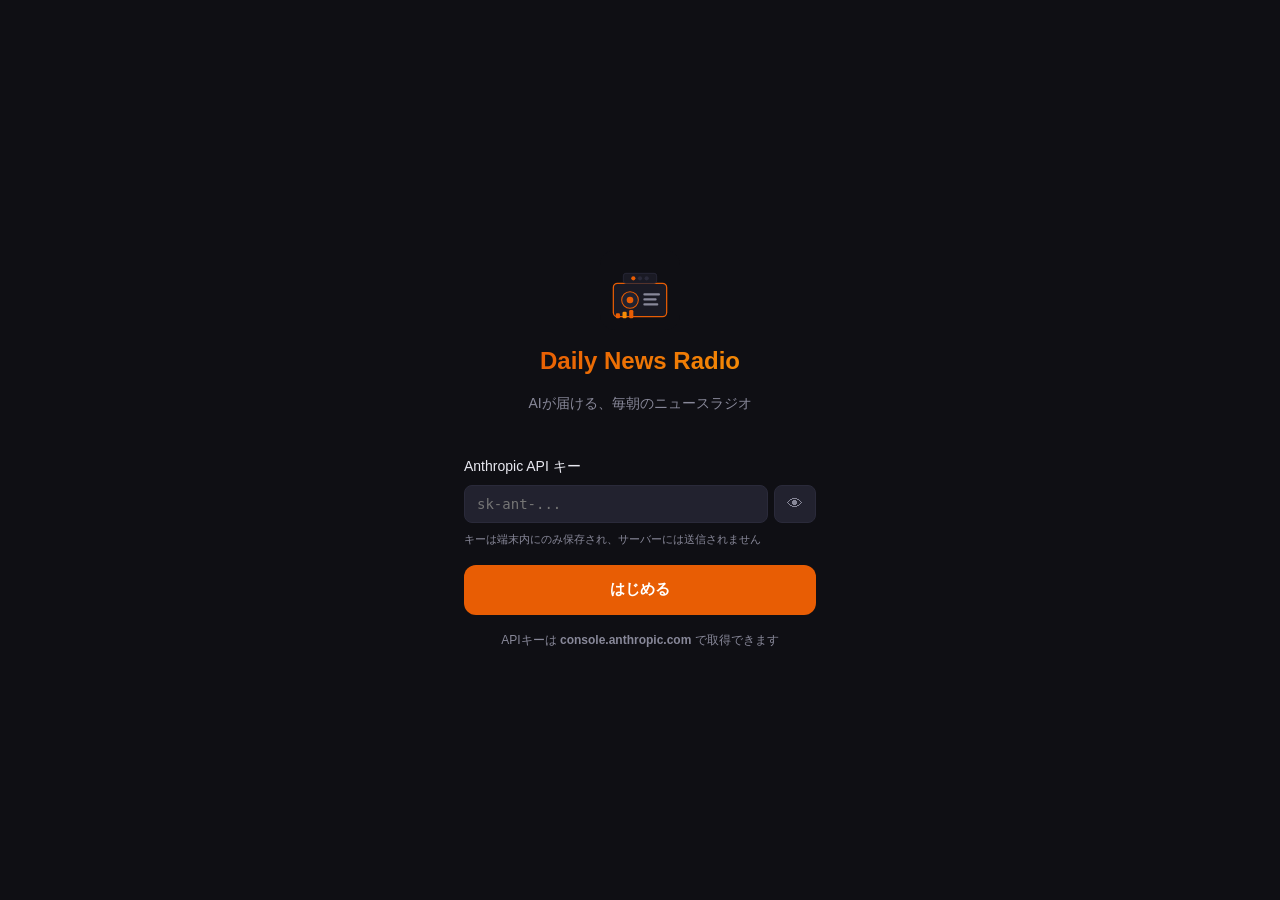
<file: static/index.html>
<!DOCTYPE html>
<html lang="ja">
<head>
  <meta charset="UTF-8">
  <meta name="viewport" content="width=device-width, initial-scale=1.0, viewport-fit=cover">
  <meta name="theme-color" content="#0f0f14">
  <meta name="apple-mobile-web-app-capable" content="yes">
  <meta name="apple-mobile-web-app-status-bar-style" content="black-translucent">
  <meta name="apple-mobile-web-app-title" content="ニュースラジオ">
  <link rel="manifest" href="/static/manifest.json">
  <link rel="apple-touch-icon" href="/static/icon.svg">
  <title>Daily News Radio</title>
  <link rel="stylesheet" href="/static/style.css">
</head>
<body>
<div id="app">

  <!-- ========== オンボーディング ========== -->
  <div id="screen-onboarding" class="screen" style="display:none">
    <div class="onboarding-inner">
      <div class="onboarding-logo">
        <img src="/static/icon.svg" width="80" height="80" alt="">
        <h1>Daily News Radio</h1>
        <p>AIが届ける、毎朝のニュースラジオ</p>
      </div>
      <div class="onboarding-form">
        <label>
          <span>Anthropic API キー</span>
          <div class="input-row">
            <input id="onboarding-key" type="password" placeholder="sk-ant-..." autocomplete="off" spellcheck="false">
            <button type="button" class="toggle-vis" onclick="toggleVis('onboarding-key')">👁</button>
          </div>
          <small>キーは端末内にのみ保存され、サーバーには送信されません</small>
        </label>
        <button class="btn-primary" onclick="onboardingSubmit()">はじめる</button>
        <p class="onboarding-hint">APIキーは <strong>console.anthropic.com</strong> で取得できます</p>
      </div>
    </div>
  </div>

  <!-- ========== メインアプリ ========== -->
  <div id="screen-main" class="screen" style="display:none">

    <!-- ホームタブ -->
    <div id="tab-home" class="tab-content">
      <div class="page-header">
        <span class="header-logo">📻</span>
        <h2>Daily News Radio</h2>
        <button class="icon-btn" id="refresh-btn" onclick="startDailyGeneration()" title="今日の放送を更新">↺</button>
      </div>

      <!-- 生成中 -->
      <div id="home-generating" style="display:none">
        <div class="status-card">
          <div class="spinner"></div>
          <p>ニュースを収集中...</p>
          <p class="sub">Claude が原稿を書いています。2〜3分かかります</p>
        </div>
      </div>

      <!-- エラー -->
      <div id="home-error" style="display:none">
        <div class="status-card error">
          <div class="error-icon">⚠️</div>
          <p id="home-error-msg">エラーが発生しました</p>
          <button class="btn-secondary" onclick="startDailyGeneration()">再試行</button>
        </div>
      </div>

      <!-- プレイヤー -->
      <div id="home-player" style="display:none">
        <div class="player-card">
          <div class="player-date" id="player-date"></div>
          <div class="player-count" id="player-count"></div>
          <div class="player-controls">
            <audio id="main-audio" preload="none"></audio>
            <button class="play-btn" id="play-btn" onclick="togglePlay('main-audio','play-btn')">▶</button>
            <div class="progress-wrap">
              <input type="range" id="main-seek" class="seek-bar" value="0" min="0" step="0.1" oninput="seekAudio('main-audio','main-seek')">
              <div class="time-row">
                <span id="main-current">0:00</span>
                <span id="main-duration">–:––</span>
              </div>
            </div>
          </div>
          <div class="speed-row">
            <span class="speed-label">速度</span>
            <button class="speed-btn" onclick="setSpeed('main-audio',0.8,this)">0.8x</button>
            <button class="speed-btn active" onclick="setSpeed('main-audio',1.0,this)">1.0x</button>
            <button class="speed-btn" onclick="setSpeed('main-audio',1.2,this)">1.2x</button>
            <button class="speed-btn" onclick="setSpeed('main-audio',1.5,this)">1.5x</button>
          </div>
        </div>

        <details class="news-detail">
          <summary>今日のニュース一覧</summary>
          <ul class="news-list" id="home-news-list"></ul>
        </details>

        <details class="news-detail">
          <summary>放送原稿を読む</summary>
          <div class="script-text" id="home-script"></div>
        </details>
      </div>

      <!-- 空状態 -->
      <div id="home-empty" style="display:none">
        <div class="status-card">
          <div class="empty-icon">📡</div>
          <p>今日の放送はまだありません</p>
          <button class="btn-primary" onclick="startDailyGeneration()">今日のニュースを生成</button>
        </div>
      </div>
    </div>

    <!-- チャットタブ -->
    <div id="tab-chat" class="tab-content chat-tab" style="display:none">
      <div class="page-header">
        <h2>カスタムニュース</h2>
      </div>
      <div class="chat-messages" id="chat-messages">
        <div class="chat-hint">
          <p>聴きたいニュースを<br>自由に話しかけてください</p>
          <div class="chat-examples">
            <button class="example-btn" onclick="fillExample(this)">IT・テクノロジーのニュースを教えて</button>
            <button class="example-btn" onclick="fillExample(this)">今日の経済ニュースを3分で</button>
            <button class="example-btn" onclick="fillExample(this)">海外のニュースだけまとめて</button>
          </div>
        </div>
      </div>
      <div class="chat-input-bar">
        <textarea id="chat-input" placeholder="ニュースのリクエストを入力..." rows="1" oninput="autoResize(this)" onkeydown="chatKeydown(event)"></textarea>
        <button class="send-btn" onclick="sendChat()">送信</button>
      </div>
    </div>

    <!-- 履歴タブ -->
    <div id="tab-archive" class="tab-content" style="display:none">
      <div class="page-header">
        <h2>過去の放送</h2>
      </div>
      <ul class="archive-list" id="archive-list">
        <li class="list-loading">読み込み中...</li>
      </ul>
    </div>

    <!-- 設定タブ -->
    <div id="tab-settings" class="tab-content" style="display:none">
      <div class="page-header">
        <h2>設定</h2>
      </div>
      <div class="settings-body">

        <section class="settings-section">
          <h3>APIキー</h3>
          <label>
            <span>Anthropic API キー <span class="required">必須</span></span>
            <div class="input-row">
              <input id="setting-anthropic-key" type="password" placeholder="sk-ant-..." autocomplete="off" spellcheck="false">
              <button type="button" class="toggle-vis" onclick="toggleVis('setting-anthropic-key')">👁</button>
            </div>
          </label>
          <label>
            <span>OpenAI API キー <span class="optional">任意・高品質な声</span></span>
            <div class="input-row">
              <input id="setting-openai-key" type="password" placeholder="sk-..." autocomplete="off" spellcheck="false">
              <button type="button" class="toggle-vis" onclick="toggleVis('setting-openai-key')">👁</button>
            </div>
          </label>
        </section>

        <section class="settings-section">
          <h3>音声</h3>
          <label class="radio-label">
            <input type="radio" name="tts" value="gtts" id="tts-gtts">
            <span>
              <strong>標準音声</strong>（無料）<br>
              <small>Google テキスト読み上げ</small>
            </span>
          </label>
          <label class="radio-label">
            <input type="radio" name="tts" value="openai" id="tts-openai">
            <span>
              <strong>プレミアム音声</strong>（OpenAI キー必要）<br>
              <small>より自然な声でナレーション</small>
            </span>
          </label>
        </section>

        <section class="settings-section">
          <h3>自動更新</h3>
          <label>
            <span>毎日の更新時刻</span>
            <select id="setting-hour">
              <option value="5">05:00</option>
              <option value="6" selected>06:00</option>
              <option value="7">07:00</option>
              <option value="8">08:00</option>
            </select>
            <small>アプリを開いたとき、設定時刻を過ぎていれば自動で生成します</small>
          </label>
        </section>

        <button class="btn-primary settings-save" onclick="saveSettings()">保存する</button>
        <p class="settings-note">設定はすべてこの端末にのみ保存されます</p>
      </div>
    </div>

    <!-- ボトムナビ -->
    <nav class="tab-bar">
      <button class="tab-btn active" data-tab="home" onclick="switchTab('home')">
        <span class="tab-icon">🏠</span>
        <span>ホーム</span>
      </button>
      <button class="tab-btn" data-tab="chat" onclick="switchTab('chat')">
        <span class="tab-icon">💬</span>
        <span>チャット</span>
      </button>
      <button class="tab-btn" data-tab="archive" onclick="switchTab('archive')">
        <span class="tab-icon">📋</span>
        <span>履歴</span>
      </button>
      <button class="tab-btn" data-tab="settings" onclick="switchTab('settings')">
        <span class="tab-icon">⚙️</span>
        <span>設定</span>
      </button>
    </nav>
  </div>

</div>
<script src="/static/app.js"></script>
</body>
</html>
</file>
<file: static/style.css>
:root {
  --bg: #0f0f14;
  --surface: #1a1a24;
  --surface2: #22222f;
  --accent: #e85d04;
  --accent2: #f48c06;
  --text: #e8e8f0;
  --text-muted: #888899;
  --border: #2a2a3a;
  --red: #e03e3e;
  --tab-h: 60px;
  --safe-top: env(safe-area-inset-top, 0px);
  --safe-bottom: env(safe-area-inset-bottom, 0px);
  --radius: 14px;
}

* { box-sizing: border-box; margin: 0; padding: 0; -webkit-tap-highlight-color: transparent; }

html, body {
  height: 100%;
  background: var(--bg);
  color: var(--text);
  font-family: "Hiragino Sans", "Hiragino Kaku Gothic ProN", "Noto Sans JP", "Yu Gothic", sans-serif;
  font-size: 15px;
  line-height: 1.6;
  overflow: hidden;
}

#app {
  height: 100dvh;
  display: flex;
  flex-direction: column;
}

/* ── Screens ── */
.screen {
  flex: 1;
  display: flex;
  flex-direction: column;
  overflow: hidden;
  padding-top: var(--safe-top);
}

/* ── Tab content ── */
.tab-content {
  flex: 1;
  overflow-y: auto;
  -webkit-overflow-scrolling: touch;
  padding-bottom: calc(var(--tab-h) + var(--safe-bottom) + 16px);
}

/* ── Page header ── */
.page-header {
  display: flex;
  align-items: center;
  gap: 10px;
  padding: 16px 16px 8px;
  position: sticky;
  top: 0;
  background: var(--bg);
  z-index: 10;
  border-bottom: 1px solid var(--border);
}

.page-header h2 {
  font-size: 18px;
  font-weight: 700;
  flex: 1;
}

.header-logo { font-size: 22px; }

.icon-btn {
  background: none;
  border: none;
  color: var(--text-muted);
  font-size: 20px;
  cursor: pointer;
  padding: 6px;
  min-width: 36px;
  min-height: 36px;
  border-radius: 8px;
  display: flex;
  align-items: center;
  justify-content: center;
}
.icon-btn:active { background: var(--surface2); }

/* ── Tab bar ── */
.tab-bar {
  position: fixed;
  bottom: 0;
  left: 0;
  right: 0;
  height: calc(var(--tab-h) + var(--safe-bottom));
  padding-bottom: var(--safe-bottom);
  background: var(--surface);
  border-top: 1px solid var(--border);
  display: flex;
  z-index: 100;
}

.tab-btn {
  flex: 1;
  display: flex;
  flex-direction: column;
  align-items: center;
  justify-content: center;
  gap: 2px;
  background: none;
  border: none;
  color: var(--text-muted);
  font-size: 10px;
  cursor: pointer;
  padding: 6px 4px 4px;
  transition: color 0.15s;
}

.tab-icon { font-size: 22px; line-height: 1; }

.tab-btn.active { color: var(--accent); }

/* ── Status cards ── */
.status-card {
  margin: 32px 16px;
  background: var(--surface);
  border: 1px solid var(--border);
  border-radius: var(--radius);
  padding: 40px 24px;
  text-align: center;
  display: flex;
  flex-direction: column;
  align-items: center;
  gap: 14px;
}

.status-card.error { border-color: var(--red); }
.status-card .sub { color: var(--text-muted); font-size: 13px; }
.empty-icon, .error-icon { font-size: 48px; }

/* ── Spinner ── */
.spinner {
  width: 40px;
  height: 40px;
  border: 3px solid var(--border);
  border-top-color: var(--accent);
  border-radius: 50%;
  animation: spin 0.9s linear infinite;
}
@keyframes spin { to { transform: rotate(360deg); } }

/* ── Player card ── */
.player-card {
  margin: 12px 16px 0;
  background: var(--surface);
  border: 1px solid var(--border);
  border-radius: var(--radius);
  padding: 20px;
}

.player-date {
  font-size: 17px;
  font-weight: 700;
  margin-bottom: 2px;
}

.player-count {
  font-size: 12px;
  color: var(--text-muted);
  margin-bottom: 18px;
}

.player-controls {
  display: flex;
  align-items: center;
  gap: 14px;
}

.play-btn {
  width: 52px;
  height: 52px;
  border-radius: 50%;
  background: var(--accent);
  color: white;
  border: none;
  font-size: 18px;
  cursor: pointer;
  flex-shrink: 0;
  display: flex;
  align-items: center;
  justify-content: center;
  transition: transform 0.1s, opacity 0.1s;
}
.play-btn:active { transform: scale(0.93); opacity: 0.85; }

.progress-wrap { flex: 1; }

.seek-bar {
  width: 100%;
  height: 4px;
  -webkit-appearance: none;
  appearance: none;
  background: var(--border);
  border-radius: 2px;
  outline: none;
  cursor: pointer;
}
.seek-bar::-webkit-slider-thumb {
  -webkit-appearance: none;
  width: 14px;
  height: 14px;
  background: var(--accent);
  border-radius: 50%;
}

.time-row {
  display: flex;
  justify-content: space-between;
  font-size: 11px;
  color: var(--text-muted);
  margin-top: 4px;
}

.speed-row {
  display: flex;
  align-items: center;
  gap: 6px;
  margin-top: 16px;
}

.speed-label { font-size: 12px; color: var(--text-muted); margin-right: 2px; }

.speed-btn {
  background: var(--surface2);
  color: var(--text-muted);
  border: 1px solid var(--border);
  padding: 4px 10px;
  border-radius: 20px;
  cursor: pointer;
  font-size: 12px;
  transition: all 0.15s;
}
.speed-btn.active { background: var(--accent); color: white; border-color: var(--accent); }

/* ── News detail ── */
.news-detail {
  margin: 10px 16px 0;
  background: var(--surface);
  border: 1px solid var(--border);
  border-radius: var(--radius);
  overflow: hidden;
}

.news-detail summary {
  padding: 14px 16px;
  cursor: pointer;
  user-select: none;
  font-size: 14px;
  color: var(--text-muted);
  list-style: none;
  display: flex;
  align-items: center;
  gap: 8px;
}
.news-detail summary::-webkit-details-marker { display: none; }
.news-detail summary::before { content: "▶"; font-size: 10px; transition: transform 0.2s; }
details[open] .news-detail summary::before,
.news-detail[open] summary::before { transform: rotate(90deg); }

.news-list { list-style: none; padding: 0 12px 12px; display: flex; flex-direction: column; gap: 8px; }

.news-item {
  background: var(--surface2);
  border-radius: 10px;
  padding: 12px;
  border-left: 3px solid var(--accent);
}

.news-item-meta {
  display: flex;
  gap: 6px;
  margin-bottom: 4px;
  flex-wrap: wrap;
}

.news-cat {
  font-size: 10px;
  background: var(--accent);
  color: white;
  padding: 2px 6px;
  border-radius: 3px;
  font-weight: 600;
}

.news-src { font-size: 11px; color: var(--text-muted); }

.news-title { font-size: 13px; font-weight: 600; margin-bottom: 3px; }
.news-title a { color: var(--text); text-decoration: none; }
.news-title a:active { color: var(--accent2); }

.news-summary { font-size: 12px; color: var(--text-muted); line-height: 1.5; }

.script-text {
  padding: 0 16px 16px;
  font-size: 13px;
  line-height: 1.9;
  color: var(--text-muted);
  white-space: pre-wrap;
  max-height: 360px;
  overflow-y: auto;
}

/* ── Archive ── */
.archive-list { list-style: none; padding: 8px 16px; display: flex; flex-direction: column; gap: 8px; }

.archive-item {
  background: var(--surface);
  border: 1px solid var(--border);
  border-radius: var(--radius);
  padding: 14px 16px;
  display: flex;
  align-items: center;
  justify-content: space-between;
  cursor: pointer;
  transition: border-color 0.15s;
  min-height: 56px;
}
.archive-item:active { border-color: var(--accent); background: var(--surface2); }

.archive-date { font-weight: 600; font-size: 15px; }
.archive-meta { font-size: 12px; color: var(--text-muted); margin-top: 2px; }
.archive-play { font-size: 18px; color: var(--text-muted); }

.list-loading { color: var(--text-muted); font-size: 14px; padding: 24px 0; text-align: center; }

/* ── Chat ── */
.chat-tab {
  display: flex;
  flex-direction: column;
}

.chat-messages {
  flex: 1;
  overflow-y: auto;
  -webkit-overflow-scrolling: touch;
  padding: 12px 16px;
  display: flex;
  flex-direction: column;
  gap: 12px;
  padding-bottom: calc(var(--tab-h) + var(--safe-bottom) + 72px);
}

.chat-hint {
  margin: auto;
  text-align: center;
  color: var(--text-muted);
  font-size: 14px;
  line-height: 1.8;
  padding: 32px 0;
}

.chat-examples {
  margin-top: 20px;
  display: flex;
  flex-direction: column;
  gap: 8px;
  align-items: center;
}

.example-btn {
  background: var(--surface);
  border: 1px solid var(--border);
  color: var(--text);
  padding: 10px 16px;
  border-radius: 20px;
  font-size: 13px;
  cursor: pointer;
  transition: border-color 0.15s;
  max-width: 280px;
}
.example-btn:active { border-color: var(--accent); }

/* Chat bubbles */
.bubble-user {
  align-self: flex-end;
  background: var(--accent);
  color: white;
  padding: 10px 14px;
  border-radius: 18px 18px 4px 18px;
  max-width: 78%;
  font-size: 14px;
  line-height: 1.5;
}

.bubble-ai {
  align-self: flex-start;
  max-width: 85%;
  display: flex;
  flex-direction: column;
  gap: 8px;
}

.bubble-ai-inner {
  background: var(--surface);
  border: 1px solid var(--border);
  padding: 10px 14px;
  border-radius: 18px 18px 18px 4px;
  font-size: 13px;
  color: var(--text-muted);
}

.bubble-typing {
  align-self: flex-start;
  background: var(--surface);
  border: 1px solid var(--border);
  padding: 12px 16px;
  border-radius: 18px 18px 18px 4px;
  display: flex;
  gap: 4px;
  align-items: center;
}

.dot {
  width: 7px;
  height: 7px;
  background: var(--text-muted);
  border-radius: 50%;
  animation: bounce 1.2s ease-in-out infinite;
}
.dot:nth-child(2) { animation-delay: 0.2s; }
.dot:nth-child(3) { animation-delay: 0.4s; }

@keyframes bounce {
  0%, 60%, 100% { transform: translateY(0); }
  30% { transform: translateY(-6px); }
}

/* Chat player (inside bubble) */
.chat-player {
  background: var(--surface2);
  border-radius: 10px;
  padding: 12px;
}

.chat-player-controls {
  display: flex;
  align-items: center;
  gap: 10px;
}

.play-btn-sm {
  width: 38px;
  height: 38px;
  border-radius: 50%;
  background: var(--accent);
  color: white;
  border: none;
  font-size: 14px;
  cursor: pointer;
  flex-shrink: 0;
  display: flex;
  align-items: center;
  justify-content: center;
}

/* Chat input */
.chat-input-bar {
  position: fixed;
  bottom: calc(var(--tab-h) + var(--safe-bottom));
  left: 0;
  right: 0;
  padding: 8px 12px;
  background: var(--bg);
  border-top: 1px solid var(--border);
  display: flex;
  gap: 8px;
  align-items: flex-end;
  z-index: 50;
}

#chat-input {
  flex: 1;
  background: var(--surface);
  border: 1px solid var(--border);
  color: var(--text);
  padding: 10px 14px;
  border-radius: 22px;
  font-size: 14px;
  font-family: inherit;
  resize: none;
  max-height: 100px;
  outline: none;
  line-height: 1.5;
}
#chat-input:focus { border-color: var(--accent); }
#chat-input::placeholder { color: var(--text-muted); }

.send-btn {
  background: var(--accent);
  color: white;
  border: none;
  padding: 10px 16px;
  border-radius: 22px;
  font-size: 14px;
  font-weight: 600;
  cursor: pointer;
  flex-shrink: 0;
  transition: opacity 0.15s;
  min-height: 42px;
}
.send-btn:active { opacity: 0.8; }
.send-btn:disabled { opacity: 0.4; cursor: not-allowed; }

/* ── Settings ── */
.settings-body { padding: 8px 16px 32px; display: flex; flex-direction: column; gap: 8px; }

.settings-section {
  background: var(--surface);
  border: 1px solid var(--border);
  border-radius: var(--radius);
  padding: 16px;
  display: flex;
  flex-direction: column;
  gap: 16px;
}

.settings-section h3 {
  font-size: 12px;
  font-weight: 700;
  color: var(--text-muted);
  text-transform: uppercase;
  letter-spacing: 0.1em;
}

.settings-section label {
  display: flex;
  flex-direction: column;
  gap: 6px;
  font-size: 14px;
}

.settings-section label span { font-weight: 500; }

.required {
  font-size: 10px;
  background: var(--accent);
  color: white;
  padding: 1px 5px;
  border-radius: 3px;
  margin-left: 4px;
  font-weight: 600;
}

.optional {
  font-size: 11px;
  color: var(--text-muted);
  font-weight: 400;
  margin-left: 4px;
}

.input-row {
  display: flex;
  gap: 6px;
}

.settings-section input[type="password"],
.settings-section input[type="text"],
.settings-section select,
#onboarding-key {
  flex: 1;
  background: var(--surface2);
  border: 1px solid var(--border);
  color: var(--text);
  padding: 10px 12px;
  border-radius: 8px;
  font-size: 14px;
  font-family: monospace;
  outline: none;
  width: 100%;
}
.settings-section input:focus,
.settings-section select:focus,
#onboarding-key:focus { border-color: var(--accent); }

.settings-section select {
  font-family: inherit;
  cursor: pointer;
}

.toggle-vis {
  background: var(--surface2);
  border: 1px solid var(--border);
  color: var(--text-muted);
  padding: 0 12px;
  border-radius: 8px;
  cursor: pointer;
  font-size: 16px;
  flex-shrink: 0;
}

.settings-section small {
  font-size: 11px;
  color: var(--text-muted);
  line-height: 1.5;
}

.radio-label {
  flex-direction: row !important;
  align-items: flex-start;
  gap: 12px !important;
  cursor: pointer;
}

.radio-label input[type="radio"] {
  width: 18px;
  height: 18px;
  margin-top: 2px;
  flex-shrink: 0;
  accent-color: var(--accent);
}

.radio-label span { line-height: 1.5; }
.radio-label small { color: var(--text-muted); }

.settings-save {
  margin-top: 8px;
  width: 100%;
}

.settings-note {
  text-align: center;
  font-size: 12px;
  color: var(--text-muted);
  margin-top: 4px;
}

/* ── Buttons ── */
.btn-primary {
  background: var(--accent);
  color: white;
  border: none;
  padding: 14px 24px;
  border-radius: 12px;
  font-size: 15px;
  font-weight: 600;
  cursor: pointer;
  font-family: inherit;
  transition: opacity 0.15s;
  min-height: 50px;
}
.btn-primary:active { opacity: 0.85; }
.btn-primary:disabled { opacity: 0.4; cursor: not-allowed; }

.btn-secondary {
  background: var(--surface2);
  color: var(--text);
  border: 1px solid var(--border);
  padding: 12px 20px;
  border-radius: 12px;
  font-size: 14px;
  font-weight: 600;
  cursor: pointer;
  font-family: inherit;
  transition: border-color 0.15s;
}
.btn-secondary:active { border-color: var(--accent); }

/* ── Onboarding ── */
#screen-onboarding {
  justify-content: center;
  overflow-y: auto;
}

.onboarding-inner {
  padding: 40px 24px calc(40px + var(--safe-bottom));
  display: flex;
  flex-direction: column;
  gap: 40px;
  max-width: 400px;
  margin: 0 auto;
  width: 100%;
}

.onboarding-logo {
  text-align: center;
  display: flex;
  flex-direction: column;
  align-items: center;
  gap: 12px;
}

.onboarding-logo h1 {
  font-size: 24px;
  font-weight: 700;
  background: linear-gradient(135deg, var(--accent), var(--accent2));
  -webkit-background-clip: text;
  -webkit-text-fill-color: transparent;
  background-clip: text;
}

.onboarding-logo p { color: var(--text-muted); font-size: 14px; }

.onboarding-form {
  display: flex;
  flex-direction: column;
  gap: 16px;
}

.onboarding-form label {
  display: flex;
  flex-direction: column;
  gap: 8px;
  font-size: 14px;
  font-weight: 500;
}

.onboarding-form label small {
  font-size: 11px;
  color: var(--text-muted);
  font-weight: 400;
}

.onboarding-form .input-row input {
  flex: 1;
  background: var(--surface);
  border: 1px solid var(--border);
  color: var(--text);
  padding: 12px 14px;
  border-radius: 10px;
  font-size: 14px;
  font-family: monospace;
  outline: none;
}
.onboarding-form .input-row input:focus { border-color: var(--accent); }

.onboarding-hint {
  text-align: center;
  font-size: 12px;
  color: var(--text-muted);
}

/* ── Toast ── */
.toast {
  position: fixed;
  top: calc(var(--safe-top) + 16px);
  left: 50%;
  transform: translateX(-50%) translateY(-80px);
  background: var(--surface2);
  border: 1px solid var(--border);
  color: var(--text);
  padding: 10px 18px;
  border-radius: 24px;
  font-size: 13px;
  z-index: 999;
  transition: transform 0.3s ease;
  white-space: nowrap;
}
.toast.show { transform: translateX(-50%) translateY(0); }
</file>
